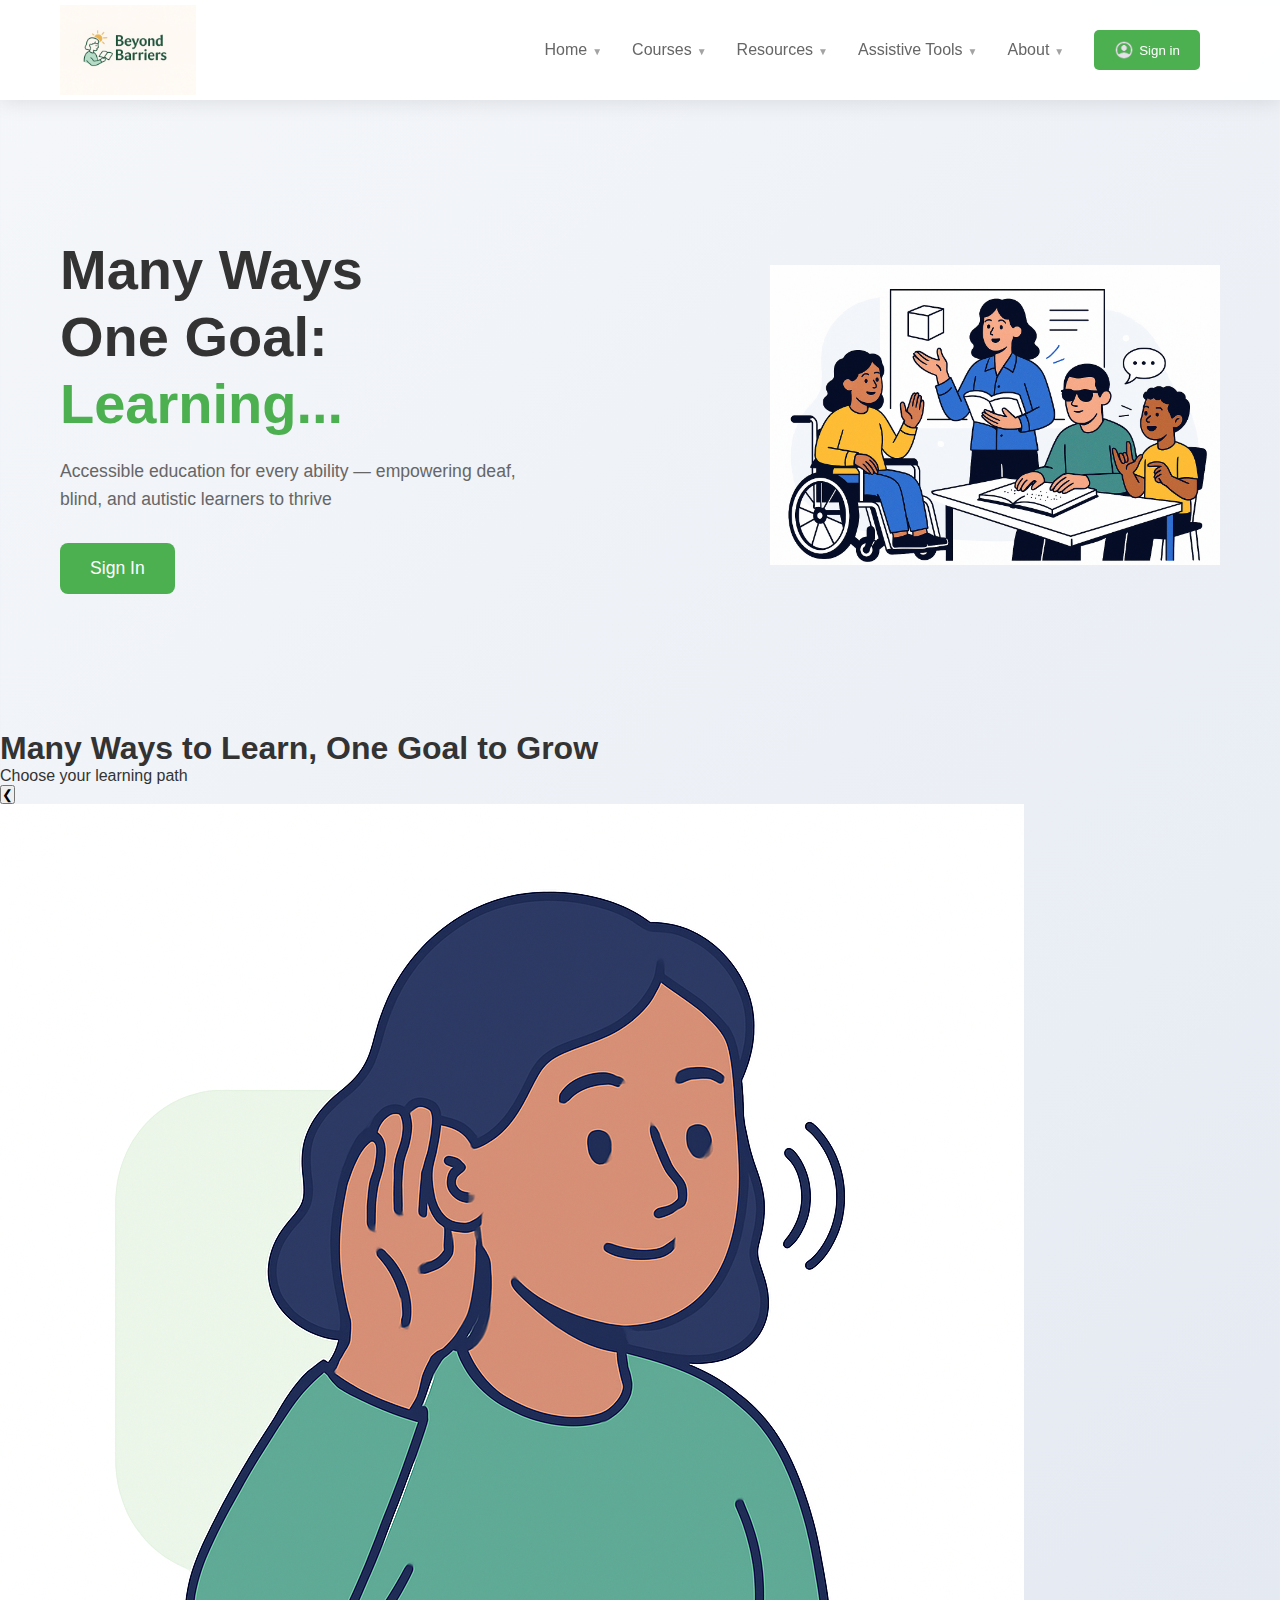
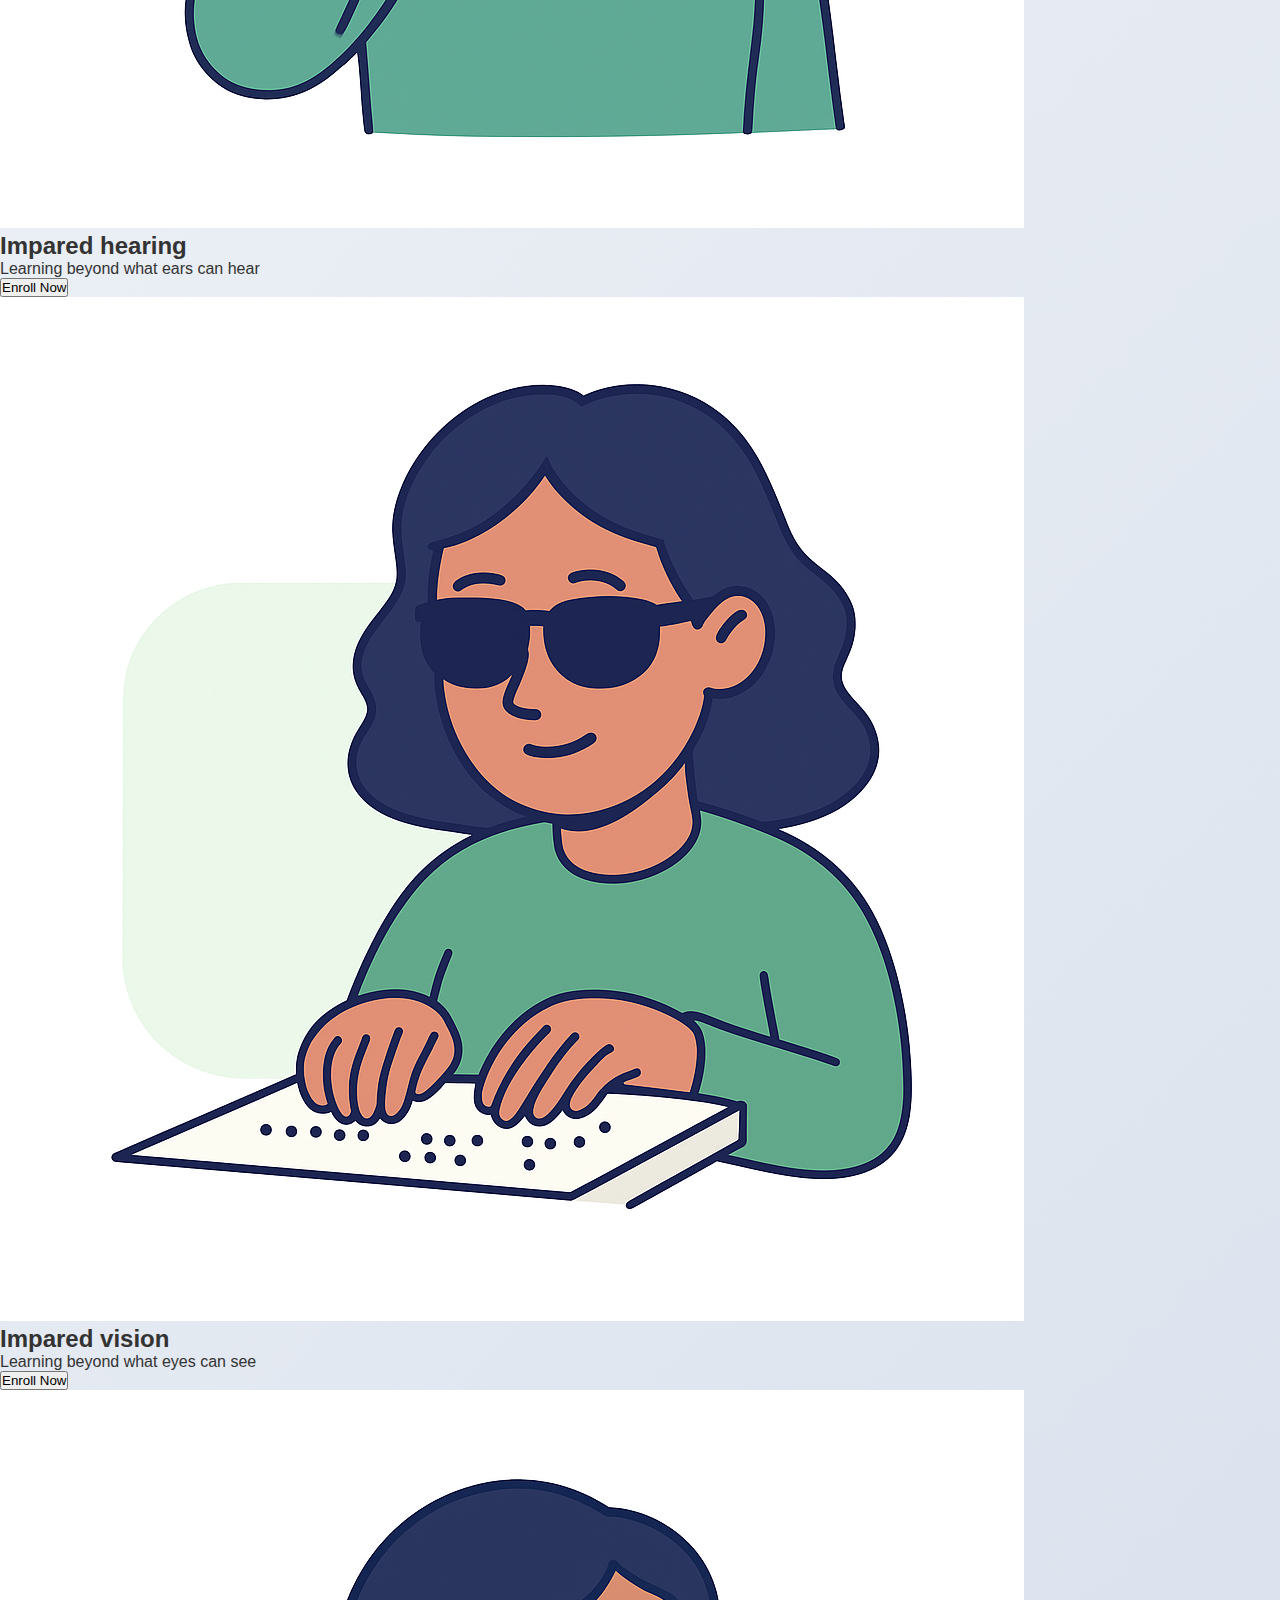
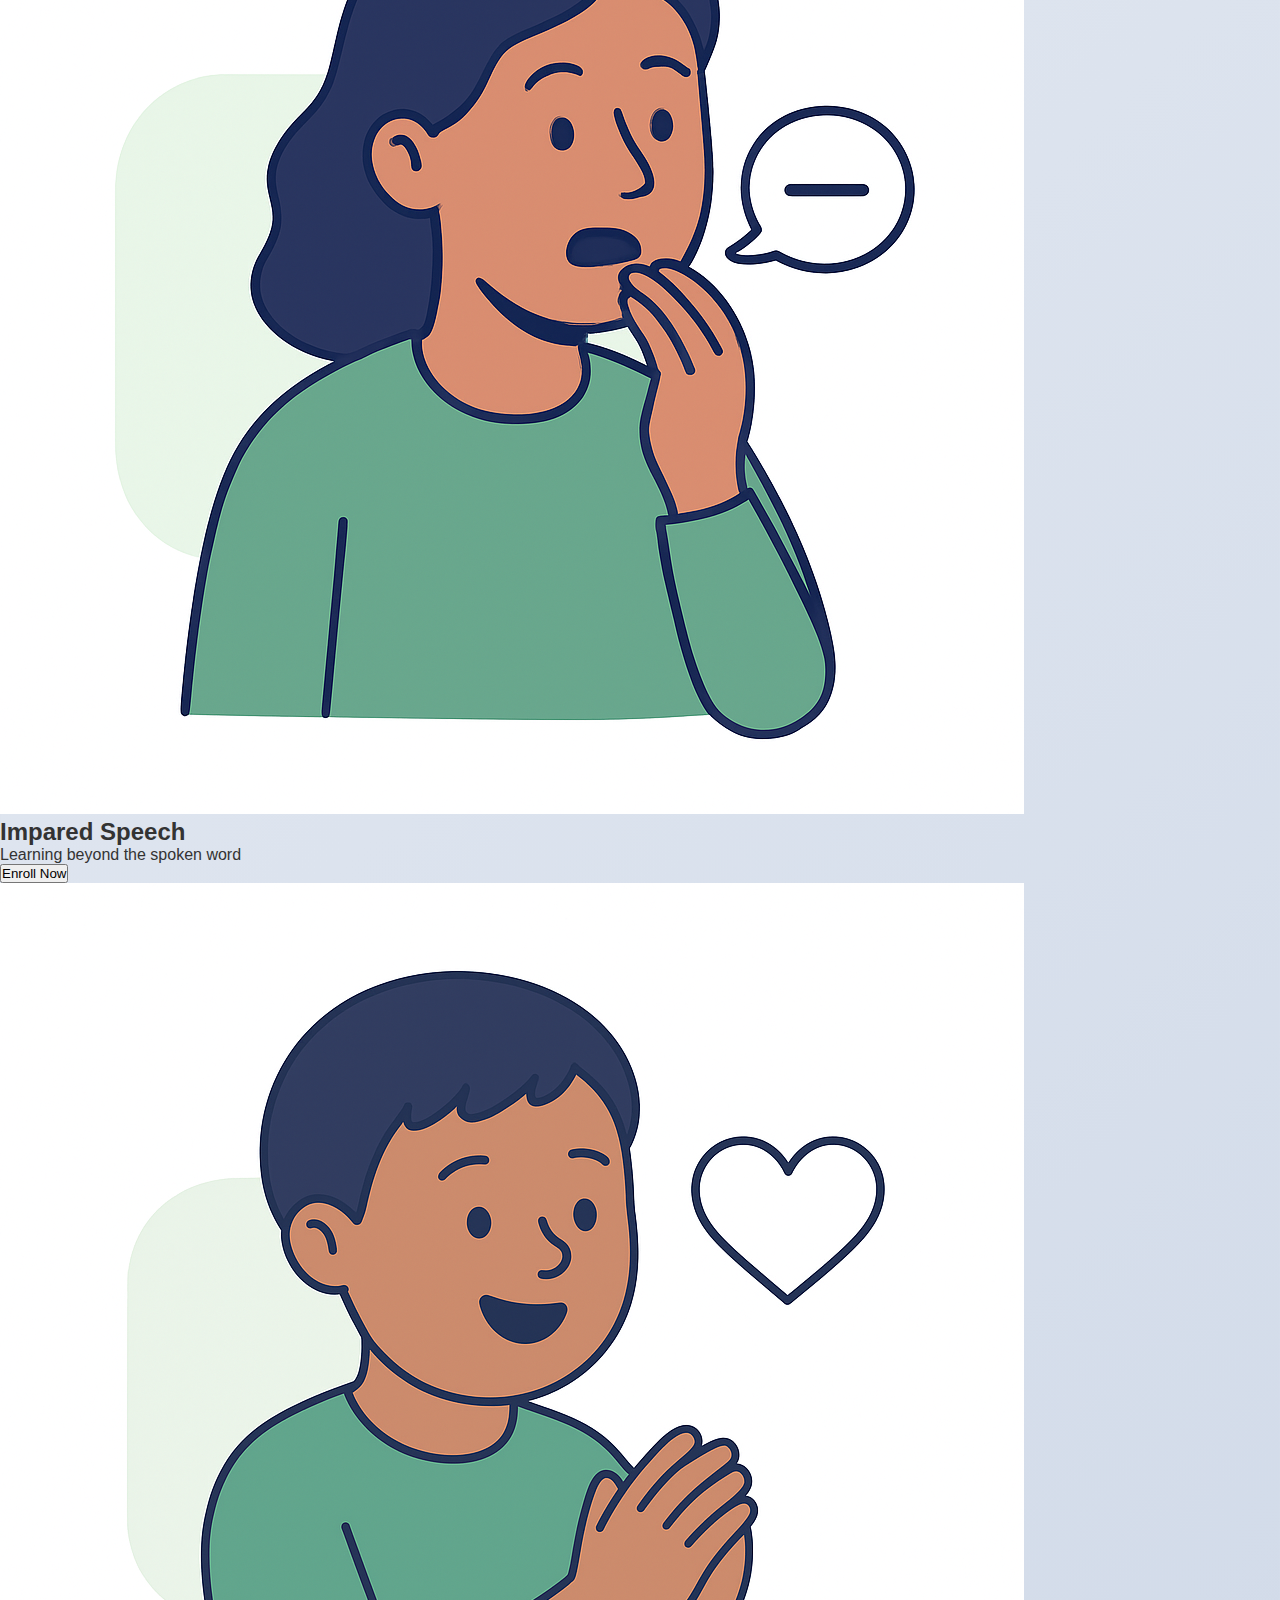
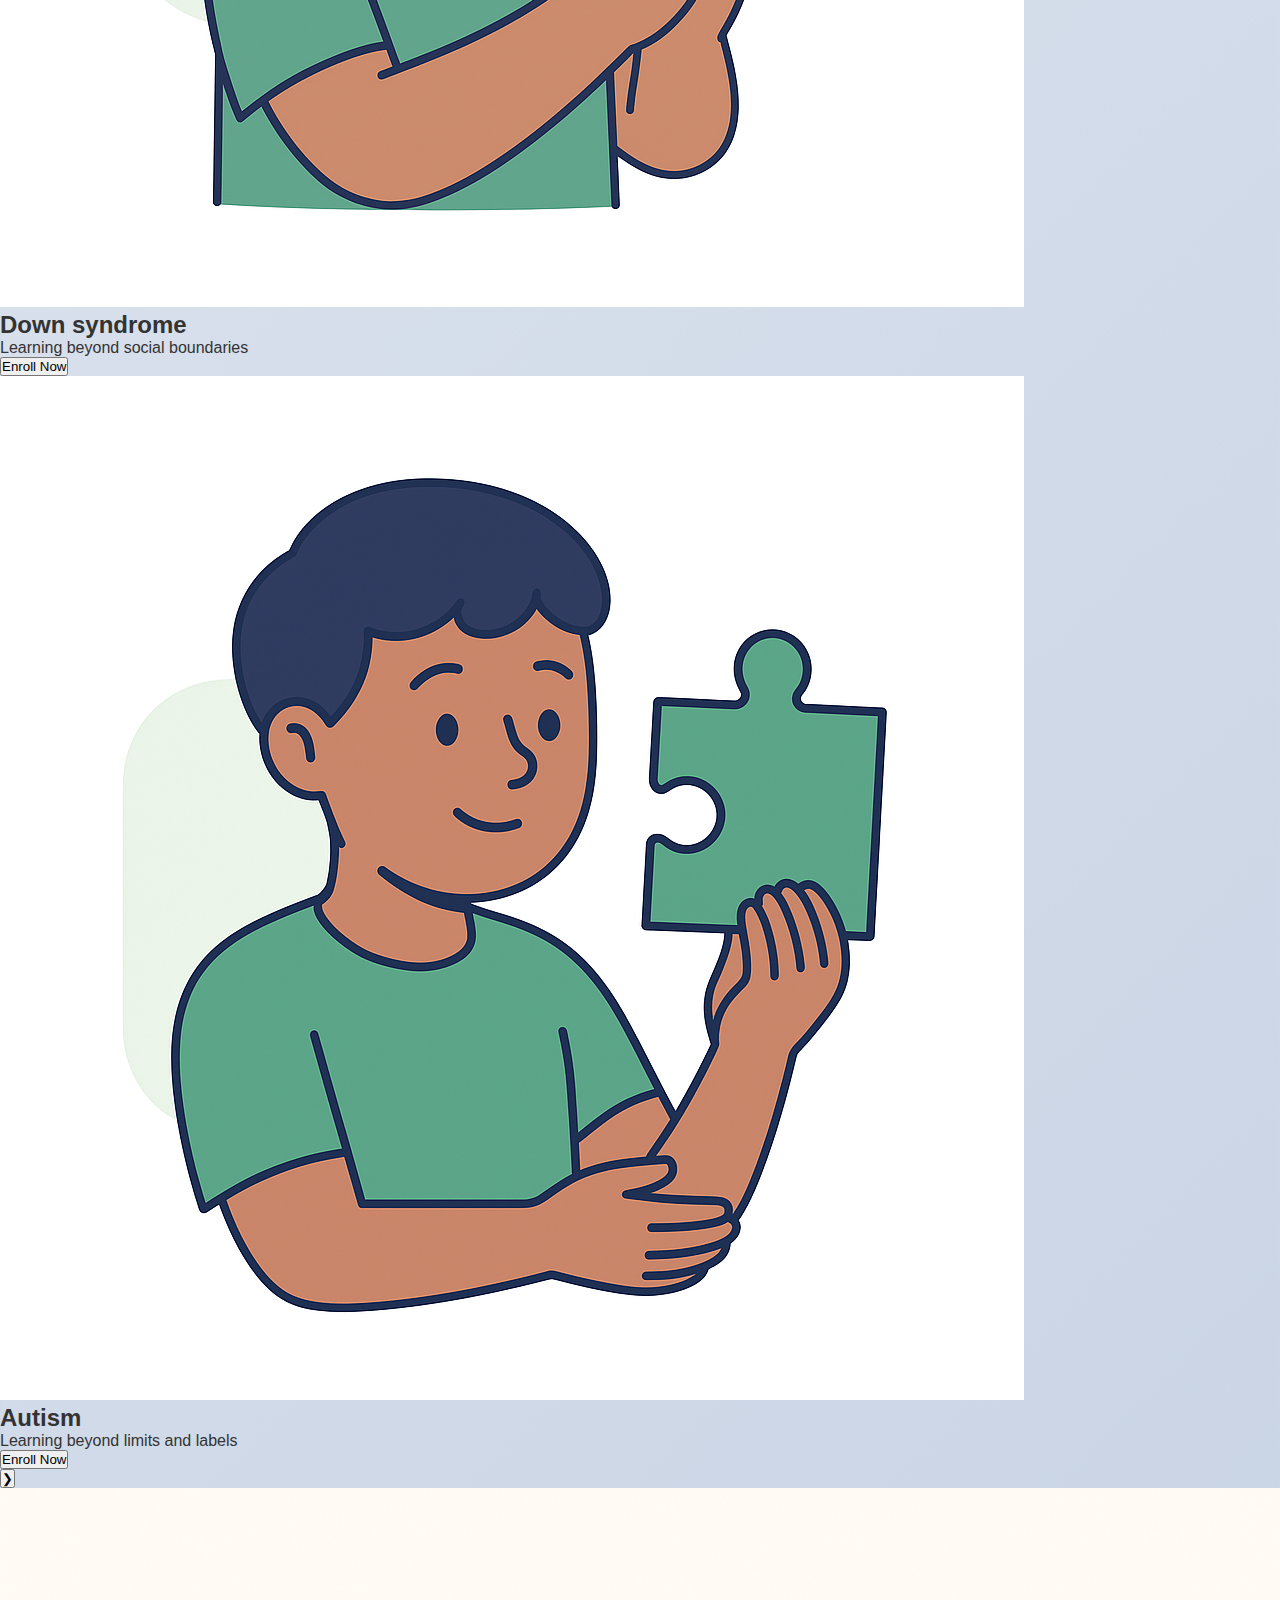
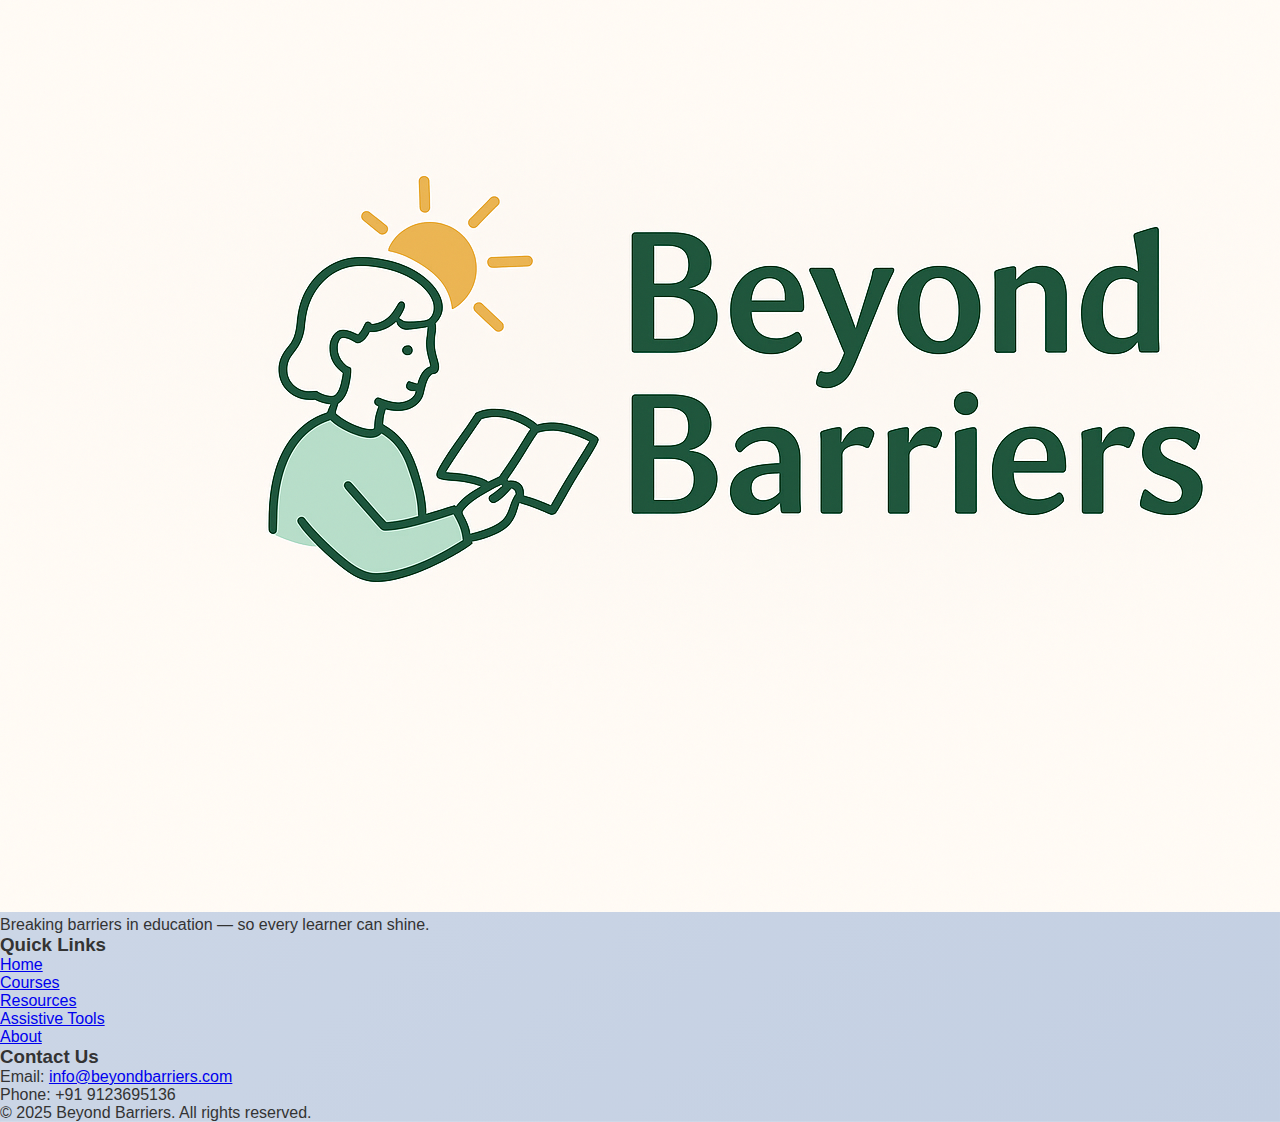
<file: index.html>
<!DOCTYPE html>
<html lang="en">

<head>
    <meta charset="UTF-8">
    <meta name="viewport" content="width=device-width, initial-scale=1.0">
    <title>Beyond Barriers - Accessible Learning</title>
    <link rel="stylesheet" href="style.css">
</head>

<body>
    <header>
        <div class="container">
            <nav>
                <div class="logo"><img class="logo" src="Beyond Barriers Logo.png" alt=""></div>
                <!-- Hamburger menu button -->
                <div class="menu-toggle" id="menu-toggle">
                    <span></span>
                    <span></span>
                    <span></span>
                </div>
                <ul class="nav-links" id="nav-links">
                    <li><a href="#home">Home</a></li>
                    <li><a href="#courses">Courses</a></li>
                    <li><a href="#resources">Resources</a></li>
                    <li><a href="#tools">Assistive Tools</a></li>
                    <li><a href="#about">About</a></li>
                    <li><button class="sign-in-btn">
                            <img src="signinimg.png" alt="" class="sign-in-btnimg">
                            Sign in</button></li>
                </ul>


            </nav>
        </div>
    </header>

    <main>
        <section class="hero">
            <div class="container">
                <div class="hero-content">
                    <div class="hero-text">
                        <h1>Many Ways<br>One Goal: <span class="highlight">Learning...</span></h1>
                        <p>Accessible education for every ability — empowering deaf, blind, and autistic learners to
                            thrive</p>
                        <button class="cta-button">Sign In</button>
                    </div>
                    <div class="hero-image">
                        <img class="hero-image" src="mainbodyimg.png" alt="">
                    </div>
                </div>
            </div>
        </section>
    </main>

    <div class="panel-area">
        <div class="panel-text">
            <h1>Many Ways to <span class="highlight">Learn</span>, One Goal to <span class="highlight">Grow</span></h1>
            <p>Choose your learning path</p>
        </div>


        <div class="panel">
            <div class="panel-container">
                <button class="arrow left" id="left-arrow">&#10094;</button>
                <div class="panel-content" id="card-container">
                    <div class="card">
                        <div class="image-content">
                            <div class="card-image">
                                <img src="DeafAnimatedImg.png" alt="impaired hearing" class="card-img ">
                            </div>
                        </div>
                        <div class="card-content">
                            <h2 class="disability-name">Impared hearing</h2>
                            <p class="description">Learning beyond what ears can hear</p>

                            <button class="button">Enroll Now</button>
                        </div>
                    </div>
                    <div class="card">
                        <div class="image-content">
                            <div class="card-image">
                                <img src="BlindAnimatedImg.png" alt="impaired vision" class="card-img ">
                            </div>
                        </div>
                        <div class="card-content">
                            <h2 class="disability-name">Impared vision</h2>
                            <p class="description">Learning beyond what eyes can see</p>

                            <button class="button">Enroll Now</button>
                        </div>
                    </div>

                    <div class="card">
                        <div class="image-content">
                            <div class="card-image">
                                <img src="MuteAnimatedImg.png" alt="impaired speech" class="card-img ">
                            </div>
                        </div>
                        <div class="card-content">
                            <h2 class="disability-name">Impared Speech</h2>
                            <p class="description">Learning beyond the spoken word</p>

                            <button class="button">Enroll Now</button>
                        </div>
                    </div>
                    <div class="card">
                        <div class="image-content">
                            <div class="card-image">
                                <img src="DownsynAnimatedImg.png" alt="Down syndrome" class="card-img ">
                            </div>
                        </div>
                        <div class="card-content">
                            <h2 class="disability-name">Down syndrome</h2>
                            <p class="description">Learning beyond social boundaries</p>

                            <button class="button">Enroll Now</button>
                        </div>
                    </div>
                    <div class="card">
                        <div class="image-content">
                            <div class="card-image">
                                <img src="AutisticAnimatedImg.png" alt="Autism" class="card-img ">
                            </div>
                        </div>
                        <div class="card-content">
                            <h2 class="disability-name">Autism</h2>
                            <p class="description">Learning beyond limits and labels</p>

                            <button class="button">Enroll Now</button>
                        </div>
                    </div>
                </div>
                <button class="arrow right" id="right-arrow">&#10095;</button>
            </div>
        </div>
    </div>
    <script src="script.js"></script>
    <footer>
        <div class="footer-container">
            <div class="footer-about">
                <img src="Beyond Barriers Logo.png" alt="Beyond Barriers Logo" class="footer-logo">
                <p>Breaking barriers in education — so every learner can shine.</p>
            </div>

            <div class="footer-links">
                <h3>Quick Links</h3>
                <ul>
                    <li><a href="#home">Home</a></li>
                    <li><a href="#courses">Courses</a></li>
                    <li><a href="#resources">Resources</a></li>
                    <li><a href="#tools">Assistive Tools</a></li>
                    <li><a href="#about">About</a></li>
                </ul>
            </div>

            <div class="footer-contact">
                <h3>Contact Us</h3>
                <p>Email: <a href="mailto:info@beyondbarriers.com">info@beyondbarriers.com</a></p>
                <p>Phone: +91 9123695136</p>
            </div>
        </div>

        <div class="footer-bottom">
            <p>© 2025 Beyond Barriers. All rights reserved.</p>
        </div>
    </footer>

</body>

</html>
</file>
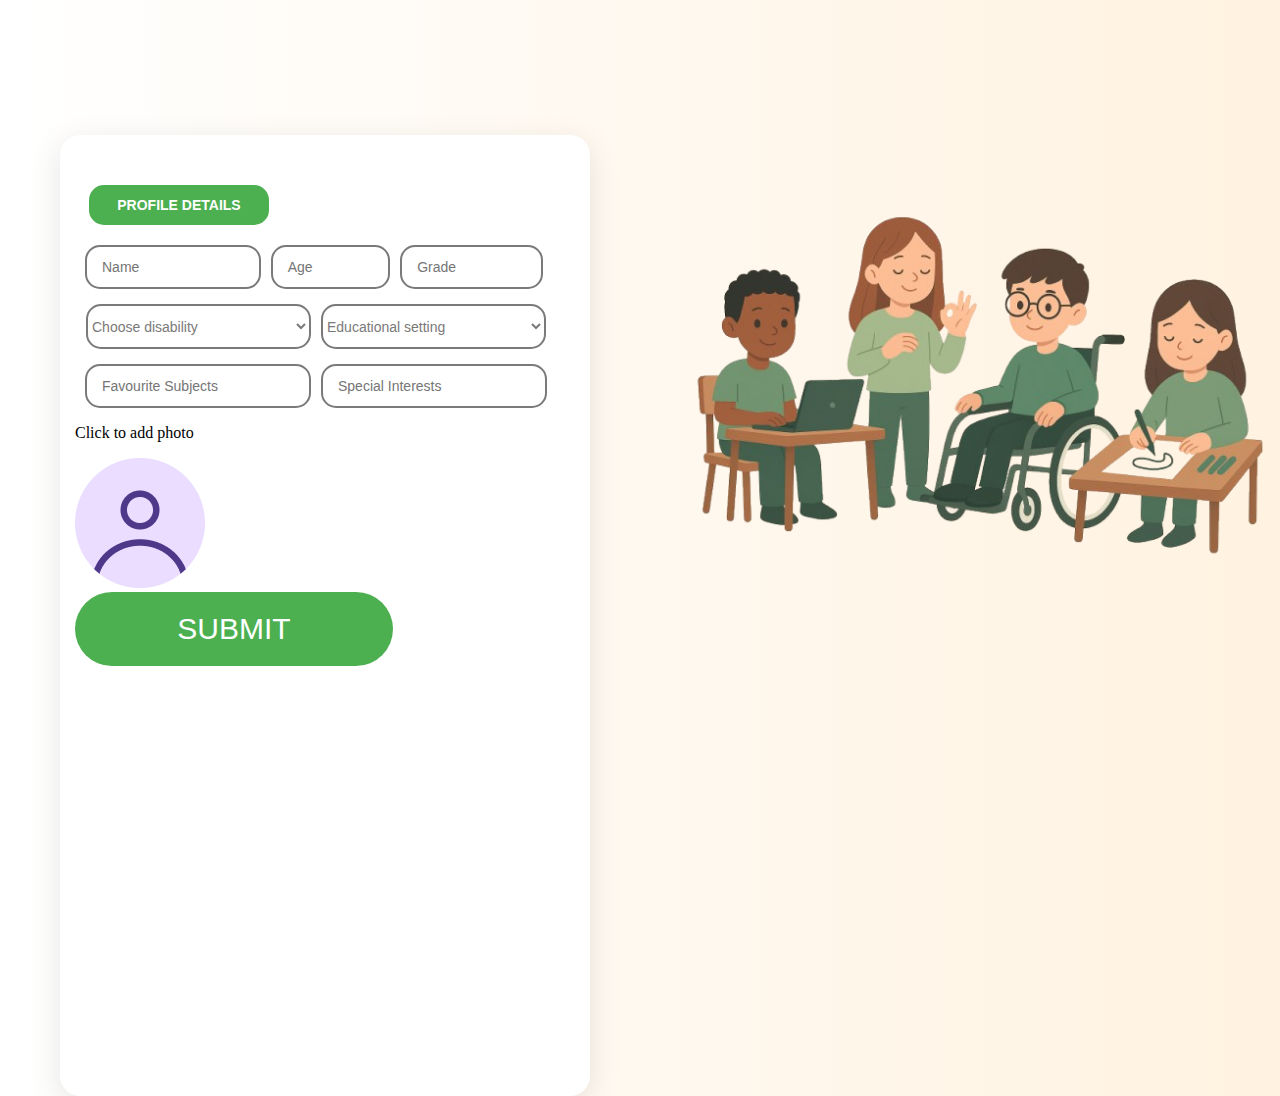
<file: profile.html>
<!DOCTYPE html>
<html lang="en">
  <head>
    <meta charset="UTF-8" />
    <meta name="viewport" content="width=device-width, initial-scale=1.0" />
    <title>Profile Page</title>
    <link rel="stylesheet" href="profile.css" />
  </head>
  <body>
    <div class="user-profile">
      <div class="pfp-head">PROFILE DETAILS</div>

      <form action="#" method="post">
        <div class="pfp-details">
          <div class="row">
            <input
              type="text"
              class="user-name pfp-input"
              name="username"
              placeholder="Name"
            />
            <input
              type="number"
              class="user-age pfp-input"
              name="age"
              placeholder="Age"
            />
            <input
              type="number"
              class="user-grade pfp-input"
              name="grade"
              placeholder="Grade"
            />
          </div>

          <div class="row">
            <select name="disability_options" class="choices pfp-input">
              <option value="" disabled selected>Choose disability</option>
              <option value="impaired_vision">Impaired Vision</option>
              <option value="impaired_hearing">Impaired Hearing</option>
              <option value="impaired_speech">Impaired Speech</option>
              <option value="down_syndrome">Down Syndrome</option>
              <option value="autism">Autism</option>
            </select>

            <select name="educational_setting" class="edset pfp-input">
              <option value="" disabled selected>Educational setting</option>
              <option value="mainstream_school">Mainstream School</option>
              <option value="special_school">Special School</option>
              <option value="inclusive_learning">Inclusive Learning</option>
              <option value="home_learning">Home Based Learning</option>
            </select>
          </div>

          <div class="row">
            <input
              type="text"
              class="user-favsub pfp-input"
              name="favourite_subjects"
              placeholder="Favourite Subjects"
            />
            <input
              type="text"
              class="user-specintrst pfp-input"
              name="special_interests"
              placeholder="Special Interests"
            />
          </div>
        </div>

        <div class="pfp-avatar">
          <p>Click to add photo</p>
          <img src="profile_avatar.png" alt="Profile Avatar" />
        </div>
        <button type="submit" class="pfp-submit">SUBMIT</button>
      </form>

      <div class="disabled-groupimg">
        <img src="disabled_children.png" alt="Disabled Children" />
      </div>
    </div>
  </body>
</html>
</file>
<file: style.css>
* {
      margin: 0;
      padding: 0;
      box-sizing: border-box;
  }

  body {
      font-family: 'Segoe UI', Tahoma, Geneva, Verdana, sans-serif;
      background: linear-gradient(135deg, #f5f7fa 0%, #c3cfe2 100%);
      min-height: 100vh;
      color: #333;
  }

  .container {
      max-width: 1200px;
      margin: 0 auto;
      padding: 0 20px;
  }

  /* Header Styles */
  header {
      background: rgba(255, 255, 255, 0.95);
      backdrop-filter: blur(10px);
      padding: 15px 0;
      box-shadow: 0 2px 20px rgba(0, 0, 0, 0.1);
  }

  nav {
      display: flex;
      height: 70px;

      align-items: center;
  }

  .logo {
      display: flex;
      align-items: center;
      gap: 10px;
      object-fit: contain;
      width: 136px;

  }



  .nav-links {
      display: flex;
      list-style: none;
      gap: 30px;
      align-items: center;
      margin-left: auto;
      margin-right: 20px;

  }

  .nav-links a {
      text-decoration: none;
      color: #666;
      font-weight: 500;
      transition: color 0.3s ease;
      position: relative;
      
  }

  .nav-links a:hover {
      color: #4CAF50;
     

  }

  .nav-links a::after {
      content: "▼";
      font-size: 10px;
      margin-left: 5px;
      opacity: 0.6;
  }

  .sign-in-btn {
      background: #4CAF50;
      color: white;
      padding: 10px 20px;
      border: none;
      border-radius: 5px;
      cursor: pointer;
      font-weight: 520;
      transition: all 0.3s ease;
      display: flex;
      align-items: center;
      gap: 5px;
  }

  .sign-in-btnimg {
      width: 20px;
  }

  .sign-in-btn:hover {
      background: #45a049;
      transform: translateY(-2px);
      box-shadow: 0 5px 15px rgba(76, 175, 80, 0.4);
  }


  /* Hero Section */
  .hero {
      padding: 80px 0;
      display: flex;
      align-items: center;
      min-height: 70vh;
  }

  .hero-content {
      display: grid;
      grid-template-columns: 1fr 1fr;
      gap: 60px;
      align-items: center;
  }

  .hero-text h1 {
      font-size: 3.5rem;
      font-weight: 700;
      color: #333;
      line-height: 1.2;
      margin-bottom: 20px;
  }

  .hero-text .highlight {
      color: #4CAF50;
  }

  .hero-text p {
      font-size: 1.1rem;
      color: #666;
      line-height: 1.6;
      margin-bottom: 30px;
      max-width: 90%;
  }

  .cta-button {
      background: #4CAF50;
      color: white;
      padding: 15px 30px;
      border: none;
      border-radius: 8px;
      font-size: 1.1rem;
      font-weight: 520;
      cursor: pointer;
      transition: all 0.3s ease;
  }

  .cta-button:hover {
      background: #45a049;
      transform: translateY(-2px);
      box-shadow: 0 8px 25px rgba(76, 175, 80, 0.3);
  }

  .hero-image {
      display: flex;
      justify-content: center;
      align-items: center;
      position: relative;
      margin-left: auto;
      width: 450px;
  }


  /* Responsive Design */
  @media (max-width: 768px) {
      .nav-links {
          display: none;
      }

      .hero-content {
          grid-template-columns: 1fr;
          gap: 40px;
          text-align: center;
      }

      .hero-text h1 {
          font-size: 2.5rem;
      }

      .paths-grid {
          grid-template-columns: repeat(auto-fit, minmax(250px, 1fr));
          gap: 30px;
      }

      .illustration {
          height: 250px;
      }

      .people-group {
          gap: 10px;
      }

      .person {
          width: 60px;
          height: 60px;
          font-size: 1.5rem;
      }

      .person:nth-child(3) {
          width: 70px;
          height: 70px;
      }
  }

  /* Animations */
  @keyframes fadeInUp {
      from {
          opacity: 0;
          transform: translateY(30px);
      }

      to {
          opacity: 1;
          transform: translateY(0);
      }
  }

  .hero-text {
      animation: fadeInUp 0.8s ease;
  }

  .illustration {
      animation: fadeInUp 0.8s ease 0.2s both;
  }

  .path-card {
      animation: fadeInUp 0.6s ease both;
  }

  .path-card:nth-child(2) {
      animation-delay: 0.1s;
  }

  .path-card:nth-child(3) {
      animation-delay: 0.2s;
  }

  .path-card:nth-child(4) {
      animation-delay: 0.3s;
  }

  .path-card:nth-child(5) {
      animation-delay: 0.4s;
  }
</file>
<file: profile.css>
/* profile page */
body {
    padding: 10px;
    background: linear-gradient(90deg, #ffffff 0%, #fff2e0 100%);
    margin: 0;
    height: 100vh;
    overflow: hidden;
}

.user-profile {
    background-color: white;
    border-radius: 20px;
    box-shadow: 0 8px 32px rgba(0, 0, 0, 0.1);
    padding: 30px 15px ;
    margin: 125px 200px 50px 50px;
    max-width: 500px;
  
}

.row {
    display: flex;
    gap: 10px;
}

.pfp-head {
    height: 40px;
    width: 180px;
    margin-top: 20px;
    color: #ffffff;
    background-color: #4caf50;
    font-family: 'Martel sans', sans-serif;
    font-size: 14px;
    display: flex;
    align-items: center;
    justify-content: center;
    border-radius: 15px;
    transition: box-shadow 0.3s ease;
    font-weight: 600;
    margin-left: 14px;
}

.pfp-head:hover {
    box-shadow: 0 0 15px rgb(80, 155, 59);
}

.pfp-details {
    margin: 10px;
    margin-top: 20px;
    width: 50%;
    display: flex;
    flex-wrap: wrap;
    gap: 15px;
    align-items: center;
    flex-direction: column;
}

.pfp-input {
    height: 35px;
    color: #7B7979;
    background-color: #ffffff;
    border: 2px solid #7B7979;
    border-radius: 15px;
    text-align: left;
    font-family: 'Arimo', sans-serif;
    font-size: 14px;
    padding: 0px;
}

::placeholder {
    padding: 15px;
}

.user-name {
    width: 35%;
    height: 40px;
    padding-right: 10px;
}

.user-age {
    width: 25%;
    height: 40px;
}

.user-grade {
    width: 30%;
    height: 40px;
}

.user-favsub {
    width: 222px;
    height: 40px;
}

.user-specintrst {
    width: 222px;
    height: 40px;
}

.choices {
    width: 225px;
    height: 45px;
}

.edset {
    width: 225px;
    height: 45px;
}

.pfp-submit {
    height: 74px;
    width: 318px;
    color: #ffffff;
    background-color: #4CAF50;
    font-family: 'Martel sans', sans-serif;
    font-size: 30px;
    display: flex;
    align-items: center;
    justify-content: center;
    border-radius: 40px;
    border: none;
    transition: box-shadow 0.3s ease;
}

.pfp-submit:hover {
    box-shadow: 0 0 15px rgb(80, 155, 59);
    cursor: pointer;
}

.disabled-groupimg {
    position: relative;
    display: flex;
    justify-content: flex-end;
    transform: translateY(-120%);
    pointer-events: none;
}

.photo-upload-section {
    position: relative;
    text-align: center;
    margin: 5px 0;
}

.photo-upload-section p {
    color: #666;
    margin-bottom: 15px;
    font-size: 14px;
    font-family: 'Martel sans', sans-serif;
}

.photo-placeholder {
    width: 60px;
    height: 60px;
    border-radius: 50%;
    background: #e1bee7;
    display: flex;
    align-items: center;
    justify-content: center;
    margin: 0 auto;
    cursor: pointer;
    transition: all 0.3s ease;
    border: 3px solid #9c27b0;
}

.photo-placeholder:hover {
    background: #ce93d8;
    transform: scale(1.05);
}

.photo-icon {
    color: #6a1b9a;
    display: flex;
    align-items: center;
    justify-content: center;
}

.submit-btn {
    background: #4CAF50;
    color: white;
    border: none;
    padding: 10px 30px;
    border-radius: 25px;
    font-size: 14px;
    font-weight: 600;
    letter-spacing: 1px;
    cursor: pointer;
    transition: all 0.3s ease;
    margin-top: 10px;
    width: 280px;
    align-self: center;
}

.submit-btn:hover {
    background: #45a049;
    transform: translateY(-2px);
    box-shadow: 0 5px 15px rgba(76, 175, 80, 0.3);
}
.disabled-groupimg{
    width: 1200px;
    height: 400px;
}

/* blurred blobs over disabled group image */
.disabled-image-wrap {
    position: relative;
    display: inline-block;
}

.disabled-image-wrap img {
    display: block;
}
/*
.blob {
    position: absolute;
    filter: blur(35px);
    opacity: 0.6;
    border-radius: 50% 40% 60% 50% / 45% 55% 45% 55%;
    mix-blend-mode: multiply;
}

.blob-green {
    background: #4caf50;
    width: 280px;
    height: 220px;
    top: 10%;
    left: 5%;
}

.blob-brown {
    background: #8d6e63;
    width: 240px;
    height: 240px;
    top: 45%;
    left: 20%;
}

.blob-white {
    background: #ffffff;
    width: 320px;
    height: 180px;
    top: 20%;
    right: 8%;
    opacity: 0.7;
}
    

/* right-side additional blobs 
.blob-green-rt {
    background: #66bb6a;
    width: 180px;
    height: 180px;
    top: 8%;
    right: -20px;
}

.blob-brown-rt {
    background: #795548;
    width: 220px;
    height: 140px;
    top: 38%;
    right: -10px;
}

.blob-white-rt {
    background: #ffffff;
    width: 160px;
    height: 160px;
    bottom: 10%;
    right: 15px;
    opacity: 0.8;
}
*/
/* LogOut Button */
.logout-btn {
  background: #e53935;
  color: white;
  padding: 10px 20px;
  border: none;
  border-radius: 5px;
  cursor: pointer;
  font-weight: 520;
  transition: all 0.3s ease;
  margin-top: 20px;
}

.logout-btn:hover {
  background: #c62828;
  transform: translateY(-2px);
  box-shadow: 0 5px 15px rgba(229, 57, 53, 0.4);
}

/* Responsive adjustments */
@media (max-width: 1200px) {
    .disabled-groupimg {
        width: 100%;
        height: auto;
        transform: translateY(-80%);
    }
    .disabled-image-wrap img {
        max-width: 100%;
        height: auto;
    }
    .blob {
        transform: scale(0.9);
    }
}

@media (max-width: 992px) {
    .user-profile {
        margin: 40px 40px 40px 40px;
    }
    .disabled-groupimg {
        transform: translateY(-60%);
    }
    .blob {
        transform: scale(0.85);
        filter: blur(30px);
    }
    .blob-white { right: 4%; }
    .blob-green-rt { right: -10px; }
    .blob-brown-rt { right: 0px; }
}

@media (max-width: 768px) {
    body {
        height: auto;
        overflow: auto;
    }
    .user-profile {
        margin: 20px;
        max-width: 100%;
    }
    .pfp-details { width: 100%; }
    .row { flex-direction: column; }
    .user-name, .user-age, .user-grade,
    .user-favsub, .user-specintrst,
    .choices, .edset { width: 100%; }
    .submit-btn { width: 100%; }
    .disabled-groupimg {
        transform: translateY(-30%);
        width: 100%;
        height: auto;
        justify-content: center;
    }
    .blob {
        transform: scale(0.75);
        filter: blur(28px);
    }
}

@media (max-width: 576px) {
    .disabled-groupimg {
        transform: translateY(-10%);
    }
    .blob {
        transform: scale(0.65);
        filter: blur(24px);
        opacity: 0.5;
    }
    .blob-white { right: 2%; top: 15%; }
    .blob-green-rt { right: -5px; top: 6%; }
    .blob-brown-rt { right: -5px; top: 35%; }
    .blob-white-rt { right: 8px; bottom: 8%; }
}
</file>
